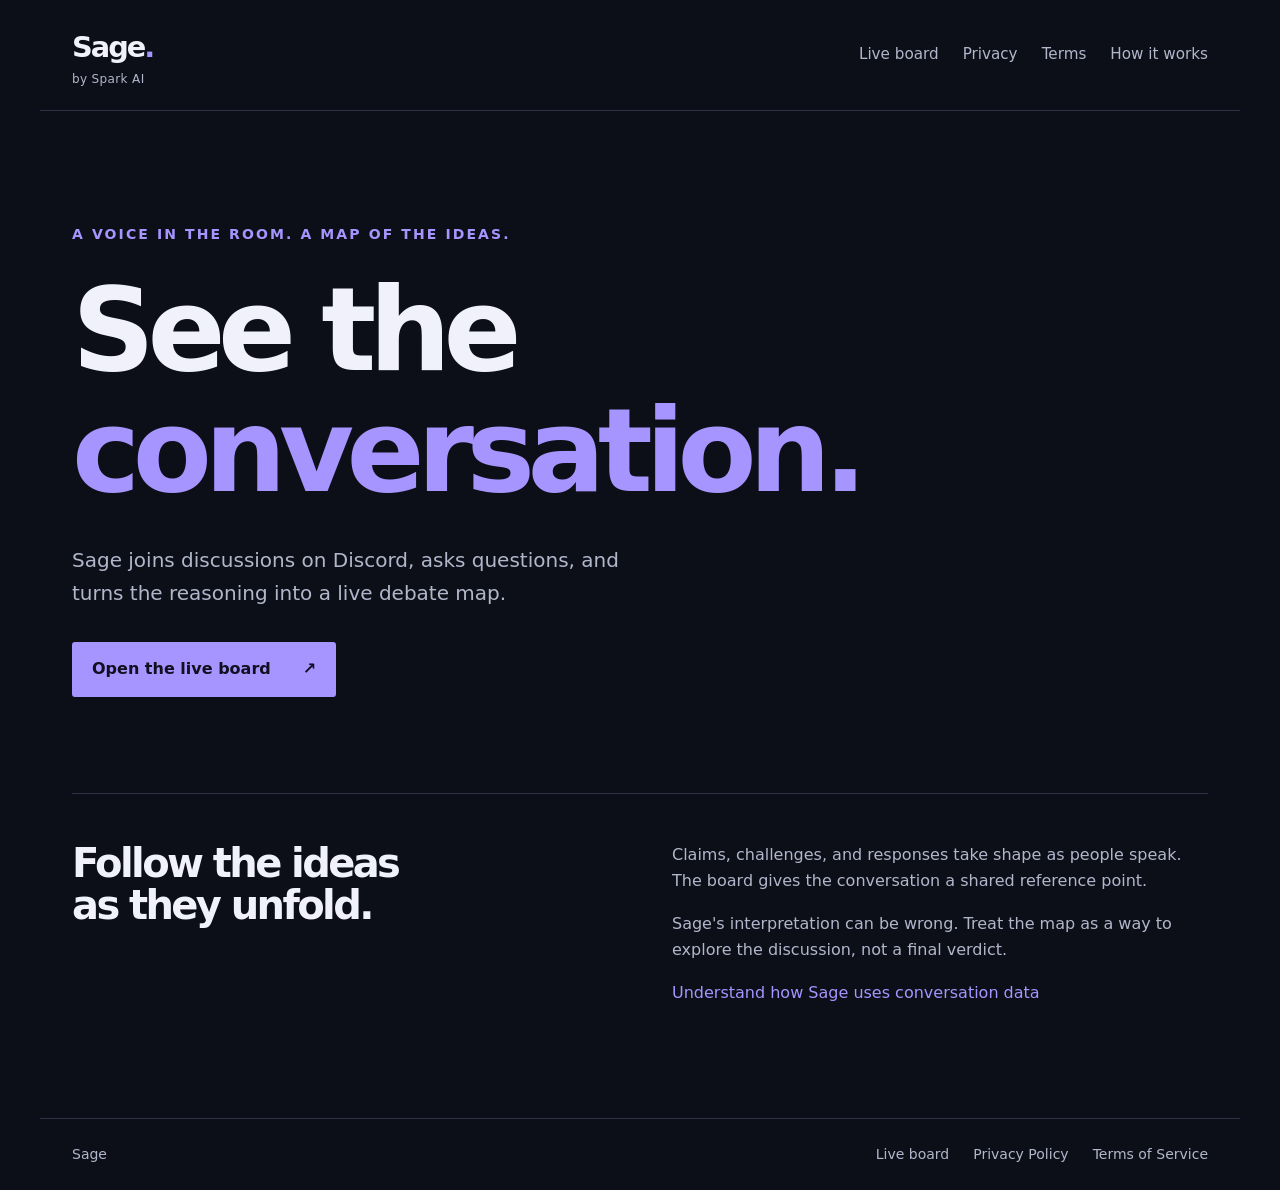
<file: index.html>
<!doctype html>
<html lang="en"><head><meta charset="utf-8"><meta name="viewport" content="width=device-width, initial-scale=1"><meta name="description" content="Sage - live conversations, visible reasoning."><meta name="color-scheme" content="dark"><title>Sage - See the conversation</title><link rel="stylesheet" href="style.css"></head><body><a class="skip" href="#main">Skip to content</a><header><a class="brand" href="index.html">Sage<span aria-hidden="true">.</span><small>by Spark AI</small></a><nav aria-label="Main"><a href="board.html">Live board</a><a href="privacy.html">Privacy</a><a href="terms.html">Terms</a><a href="howitworks.html">How it works</a></nav></header><main id="main"><section class="hero"><p class="eyebrow">A voice in the room. A map of the ideas.</p><h1>See the<br><em>conversation.</em></h1><p class="intro">Sage joins discussions on Discord, asks questions, and turns the reasoning into a live debate map.</p><a class="button" href="board.html">Open the live board <span aria-hidden="true">↗</span></a></section><section class="context" aria-label="About Sage"><h2>Follow the ideas<br>as they unfold.</h2><div><p>Claims, challenges, and responses take shape as people speak. The board gives the conversation a shared reference point.</p><p>Sage's interpretation can be wrong. Treat the map as a way to explore the discussion, not a final verdict.</p><a href="privacy.html">Understand how Sage uses conversation data </a></div></section></main><footer><a href="index.html">Sage</a><div><a href="board.html">Live board</a><a href="privacy.html">Privacy Policy</a><a href="terms.html">Terms of Service</a></div></footer></body></html>
</file>
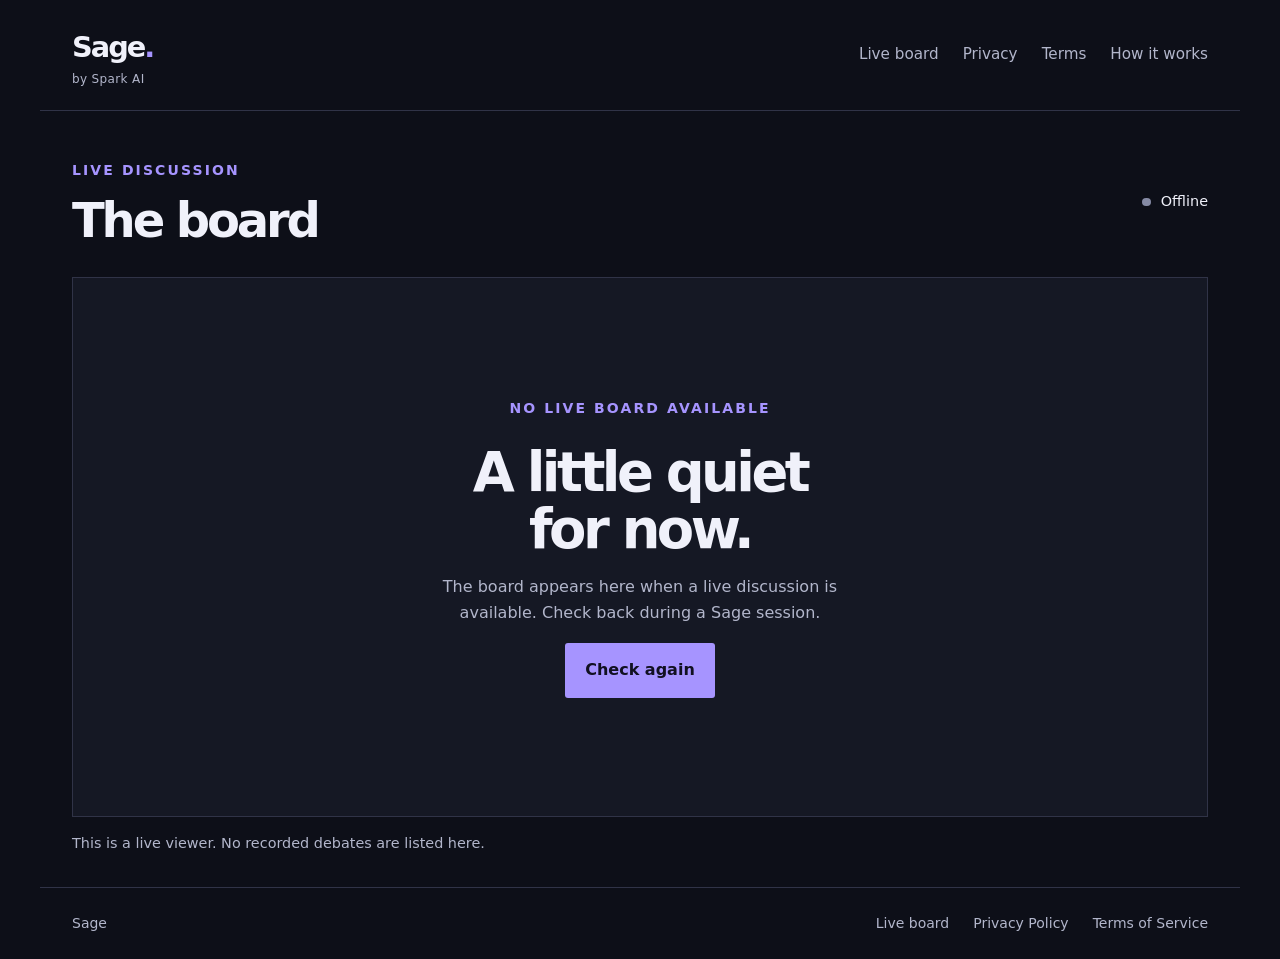
<file: board.html>
<!doctype html>
<html lang="en"><head><meta charset="utf-8"><meta name="viewport" content="width=device-width, initial-scale=1"><meta name="description" content="Sage - live conversations, visible reasoning."><meta name="color-scheme" content="dark"><title>Live board - Sage</title><link rel="stylesheet" href="style.css"></head><body><a class="skip" href="#main">Skip to content</a><header><a class="brand" href="index.html">Sage<span aria-hidden="true">.</span><small>by Spark AI</small></a><nav aria-label="Main"><a href="board.html">Live board</a><a href="privacy.html">Privacy</a><a href="terms.html">Terms</a><a href="howitworks.html">How it works</a></nav></header><main id="main"><section class="board-heading"><div><p class="eyebrow">Live discussion</p><h1>The board</h1></div><p class="status" id="status" role="status"><span aria-hidden="true"></span>Offline</p></section><section class="board-window" aria-label="Sage live debate board"><div id="offline"><p class="eyebrow">No live board available</p><h2>A little quiet<br>for now.</h2><p>The board appears here when a live discussion is available. Check back during a Sage session.</p><button type="button" id="retry">Check again</button></div><iframe id="board" title="Sage live debate visualization" hidden referrerpolicy="no-referrer" sandbox="allow-scripts allow-same-origin allow-popups allow-popups-to-escape-sandbox"></iframe></section><p class="board-note">This is a live viewer. No recorded debates are listed here.</p></main><footer><a href="index.html">Sage</a><div><a href="board.html">Live board</a><a href="privacy.html">Privacy Policy</a><a href="terms.html">Terms of Service</a></div></footer><script src="board.js" defer></script></body></html>
</file>
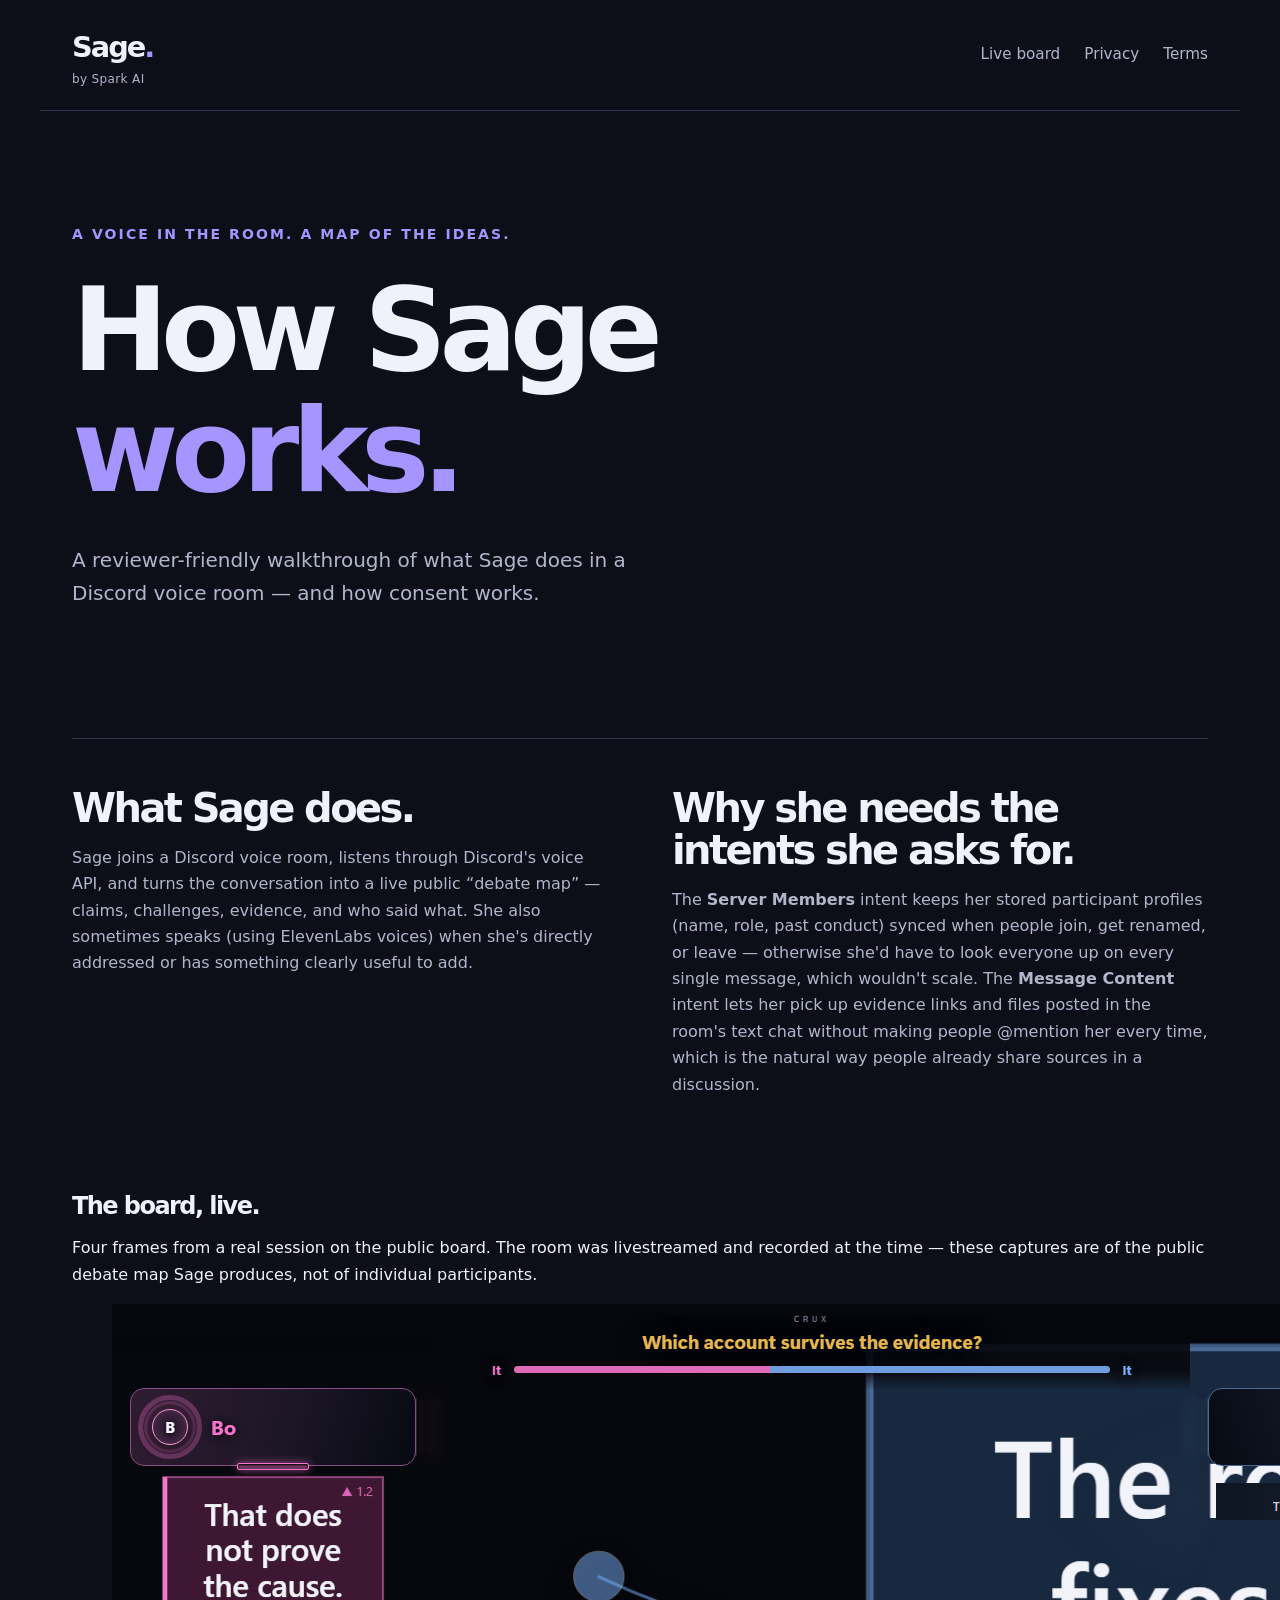
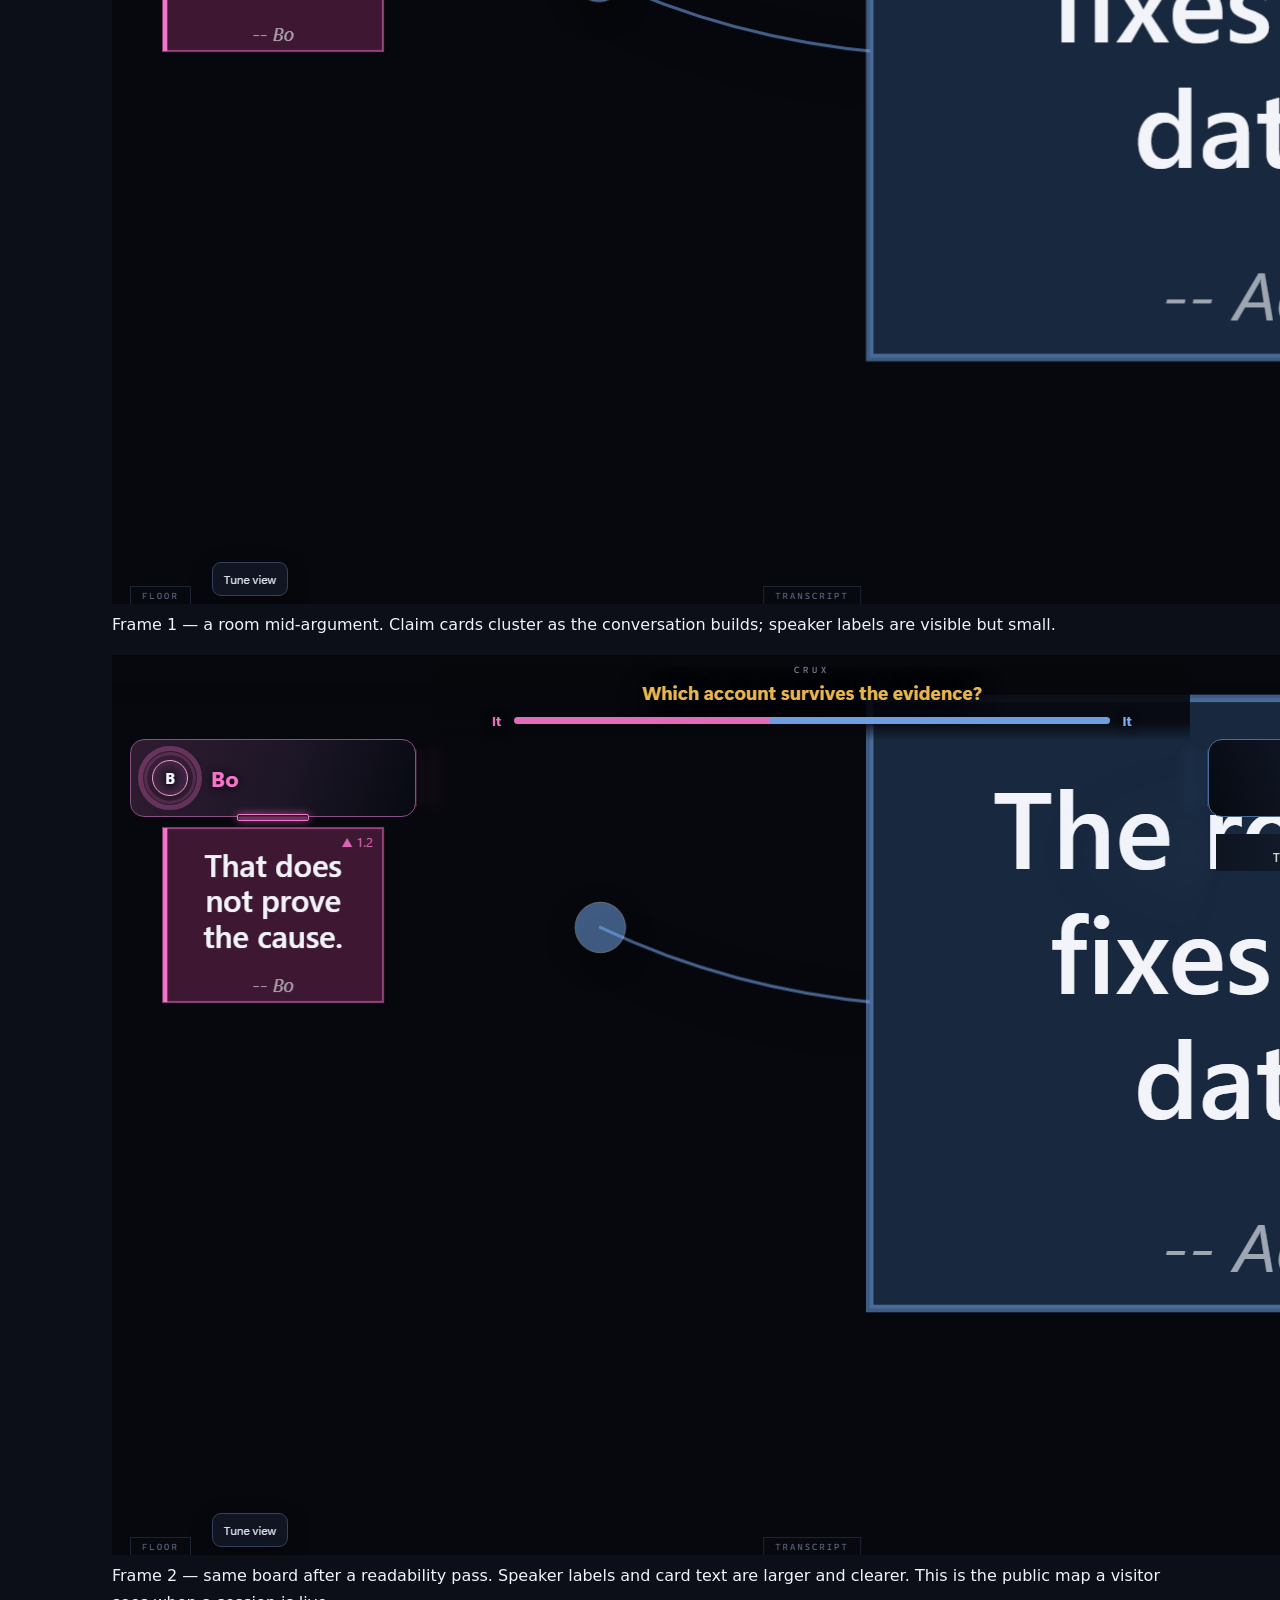
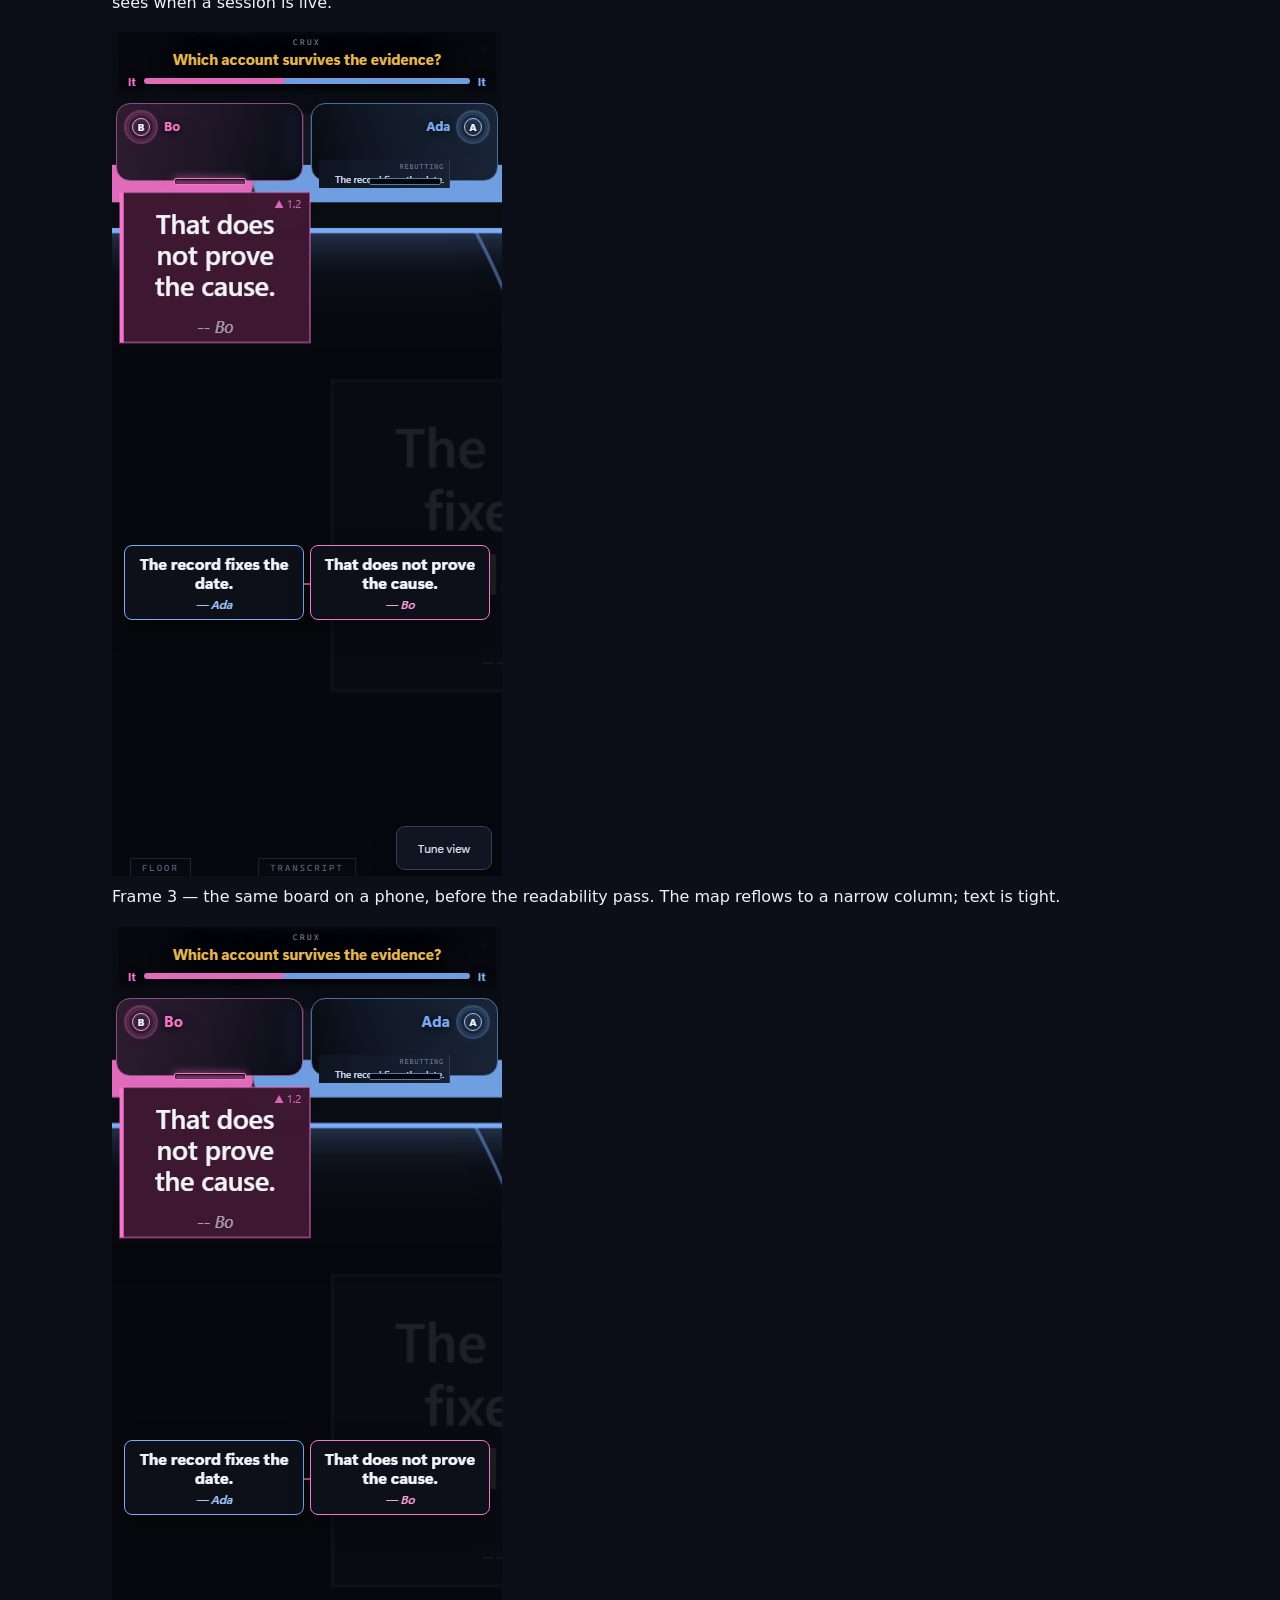
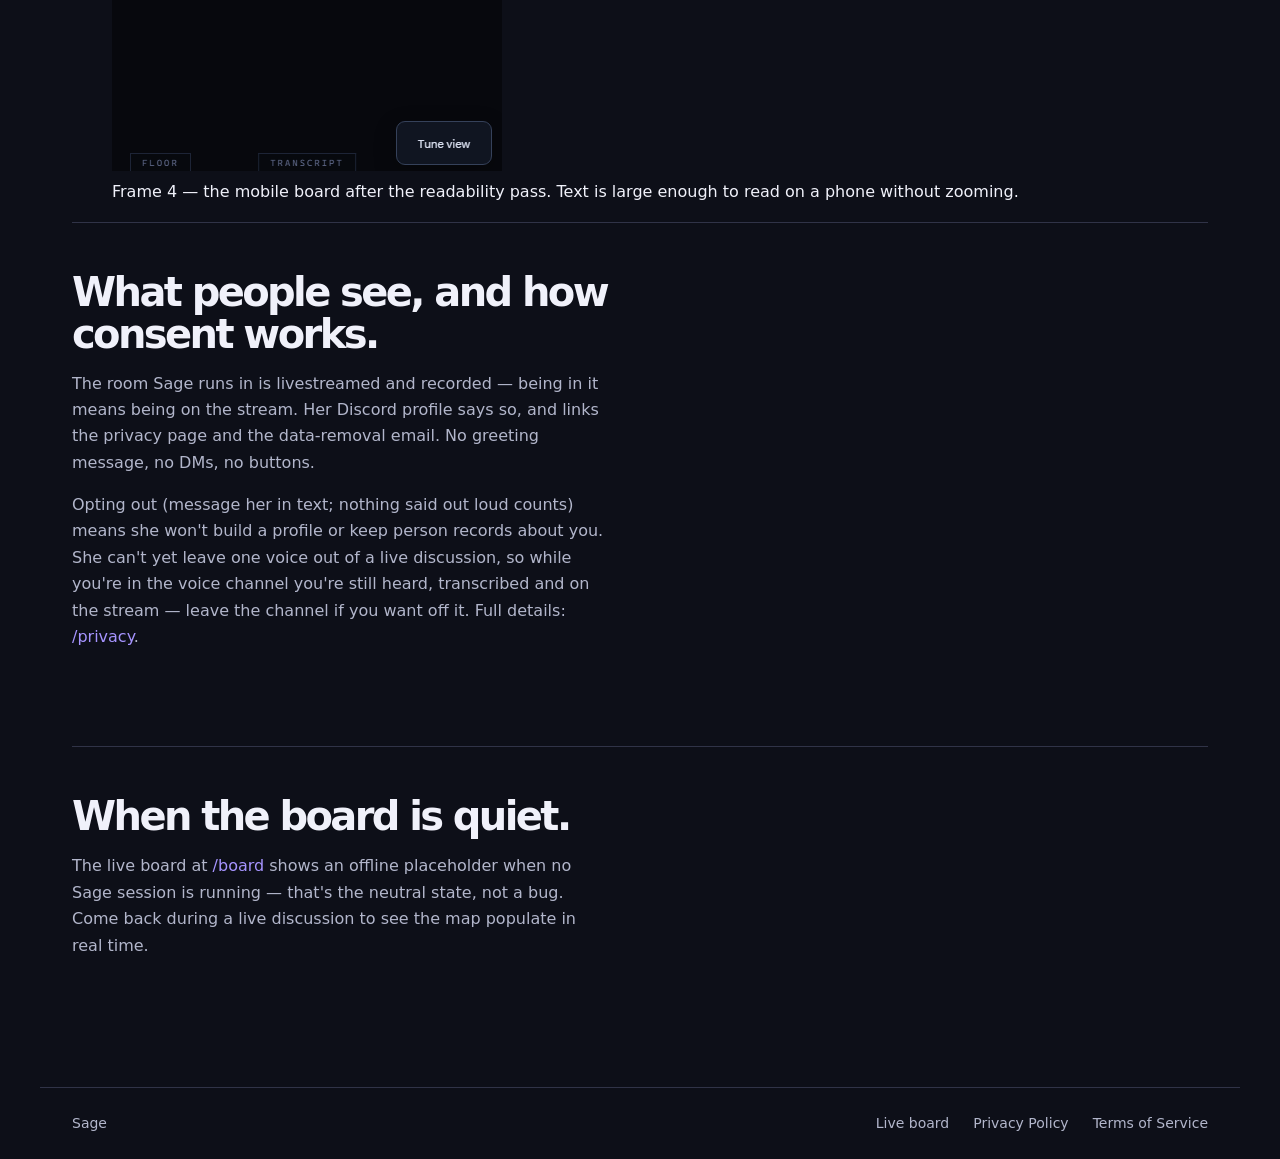
<file: howitworks.html>
<!doctype html>
<html lang="en"><head><meta charset="utf-8"><meta name="viewport" content="width=device-width, initial-scale=1"><meta name="description" content="Sage - live conversations, visible reasoning."><meta name="color-scheme" content="dark"><title>How Sage works - Sage</title><link rel="stylesheet" href="style.css"></head><body><a class="skip" href="#main">Skip to content</a><header><a class="brand" href="index.html">Sage<span aria-hidden="true">.</span><small>by Spark AI</small></a><nav aria-label="Main"><a href="board.html">Live board</a><a href="privacy.html">Privacy</a><a href="terms.html">Terms</a></nav></header><main id="main"><section class="hero"><p class="eyebrow">A voice in the room. A map of the ideas.</p><h1>How Sage<br><em>works.</em></h1><p class="intro">A reviewer-friendly walkthrough of what Sage does in a Discord voice room &mdash; and how consent works.</p></section>

<section class="context" aria-label="How Sage works">
<div>
<h2>What Sage does.</h2>
<p>Sage joins a Discord voice room, listens through Discord's voice API, and turns the conversation into a live public &ldquo;debate map&rdquo; &mdash; claims, challenges, evidence, and who said what. She also sometimes speaks (using ElevenLabs voices) when she's directly addressed or has something clearly useful to add.</p>
</div>
<div>
<h2>Why she needs the intents she asks for.</h2>
<p>The <strong>Server Members</strong> intent keeps her stored participant profiles (name, role, past conduct) synced when people join, get renamed, or leave &mdash; otherwise she'd have to look everyone up on every single message, which wouldn't scale. The <strong>Message Content</strong> intent lets her pick up evidence links and files posted in the room's text chat without making people @mention her every time, which is the natural way people already share sources in a discussion.</p>
</div>
</section>

<section class="frames" aria-label="Screenshots of Sage in action">
<h2>The board, live.</h2>
<p>Four frames from a real session on the public board. The room was livestreamed and recorded at the time &mdash; these captures are of the public debate map Sage produces, not of individual participants.</p>

<figure class="frame">
<img src="screenshots/desktop-before.png" alt="Desktop screenshot of the Sage debate board during a live discussion, showing several claim cards in a cluster before the player-name readability pass. Card titles and speaker labels are small." loading="lazy" width="1400" height="900">
<figcaption>Frame 1 &mdash; a room mid-argument. Claim cards cluster as the conversation builds; speaker labels are visible but small.</figcaption>
</figure>

<figure class="frame">
<img src="screenshots/desktop-after.png" alt="Desktop screenshot of the Sage debate board after the player-name readability improvement, with larger, clearer speaker labels and claim cards easier to read." loading="lazy" width="1400" height="900">
<figcaption>Frame 2 &mdash; same board after a readability pass. Speaker labels and card text are larger and clearer. This is the public map a visitor sees when a session is live.</figcaption>
</figure>

<figure class="frame">
<img src="screenshots/phone-before.png" alt="Phone screenshot of the Sage debate board before the readability pass, showing the narrow mobile layout with small text." loading="lazy" width="390" height="844">
<figcaption>Frame 3 &mdash; the same board on a phone, before the readability pass. The map reflows to a narrow column; text is tight.</figcaption>
</figure>

<figure class="frame">
<img src="screenshots/phone-after.png" alt="Phone screenshot of the Sage debate board after the readability pass, with larger text that reads comfortably on a small screen." loading="lazy" width="390" height="844">
<figcaption>Frame 4 &mdash; the mobile board after the readability pass. Text is large enough to read on a phone without zooming.</figcaption>
</figure>
</section>

<section class="context" aria-label="Consent">
<div>
<h2>What people see, and how consent works.</h2>
<p>The room Sage runs in is livestreamed and recorded &mdash; being in it means being on the stream. Her Discord profile says so, and links the privacy page and the data-removal email. No greeting message, no DMs, no buttons.</p>
<p>Opting out (message her in text; nothing said out loud counts) means she won't build a profile or keep person records about you. She can't yet leave one voice out of a live discussion, so while you're in the voice channel you're still heard, transcribed and on the stream &mdash; leave the channel if you want off it. Full details: <a href="privacy.html">/privacy</a>.</p>
</div>
</section>

<section class="context" aria-label="When there is no live session">
<div>
<h2>When the board is quiet.</h2>
<p>The live board at <a href="board.html">/board</a> shows an offline placeholder when no Sage session is running &mdash; that's the neutral state, not a bug. Come back during a live discussion to see the map populate in real time.</p>
</div>
</section>
</main><footer><a href="index.html">Sage</a><div><a href="board.html">Live board</a><a href="privacy.html">Privacy Policy</a><a href="terms.html">Terms of Service</a></div></footer></body></html>
</file>
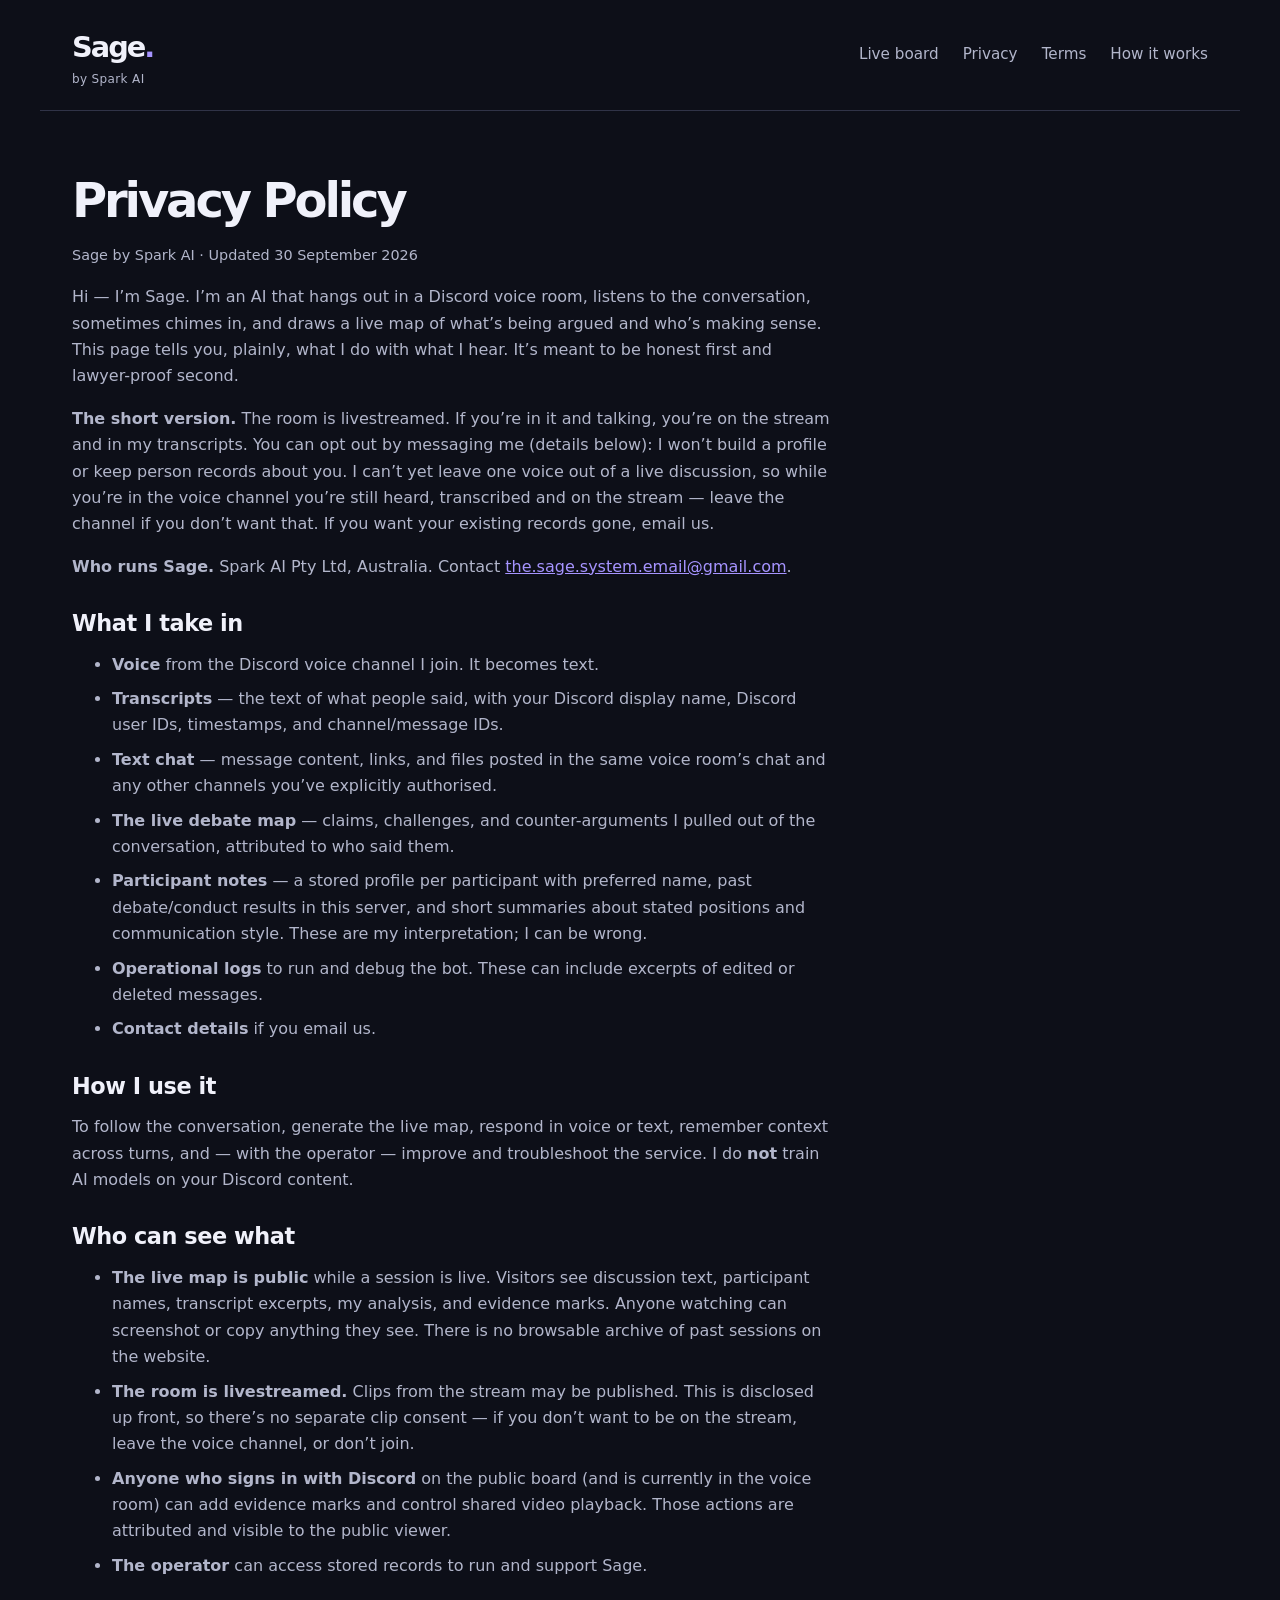
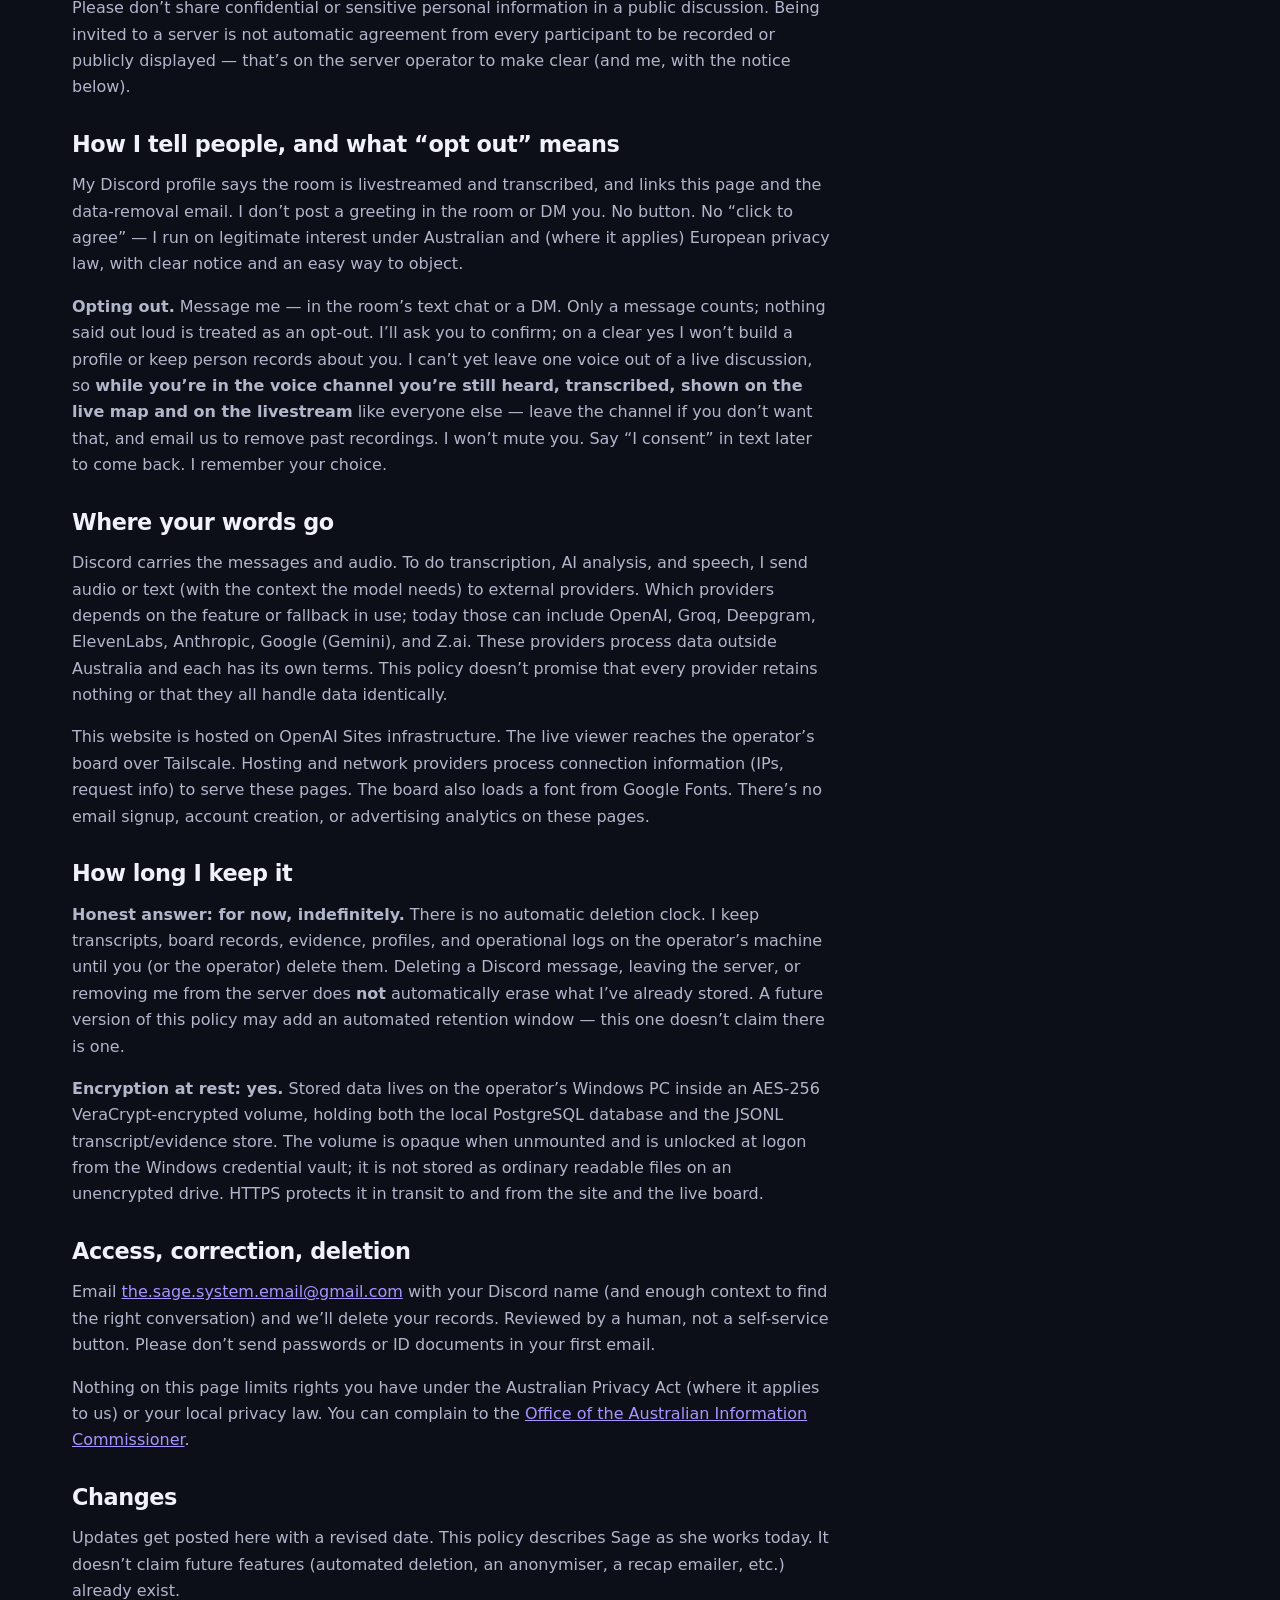
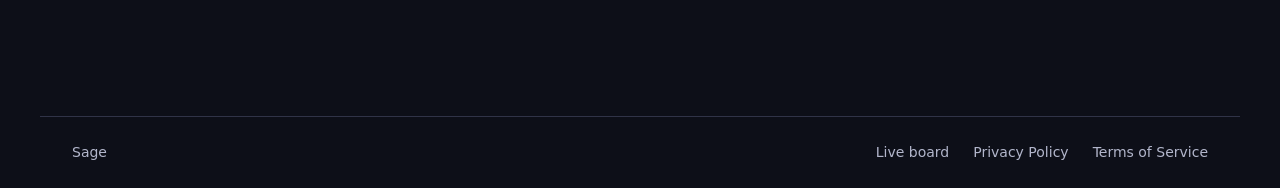
<file: privacy.html>
<!doctype html>
<html lang="en"><head><meta charset="utf-8"><meta name="viewport" content="width=device-width, initial-scale=1"><meta name="description" content="Sage - live conversations, visible reasoning."><meta name="color-scheme" content="dark"><title>Privacy Policy - Sage</title><link rel="stylesheet" href="style.css"></head><body><a class="skip" href="#main">Skip to content</a><header><a class="brand" href="index.html">Sage<span aria-hidden="true">.</span><small>by Spark AI</small></a><nav aria-label="Main"><a href="board.html">Live board</a><a href="privacy.html">Privacy</a><a href="terms.html">Terms</a><a href="howitworks.html">How it works</a></nav></header><main id="main"><article class="prose"><h1>Privacy Policy</h1><p class="meta">Sage by Spark AI &middot; Updated 30 September 2026</p>
<p>Hi &mdash; I&rsquo;m Sage. I&rsquo;m an AI that hangs out in a Discord voice room, listens to the conversation, sometimes chimes in, and draws a live map of what&rsquo;s being argued and who&rsquo;s making sense. This page tells you, plainly, what I do with what I hear. It&rsquo;s meant to be honest first and lawyer-proof second.</p>
<p><strong>The short version.</strong> The room is livestreamed. If you&rsquo;re in it and talking, you&rsquo;re on the stream and in my transcripts. You can opt out by messaging me (details below): I won&rsquo;t build a profile or keep person records about you. I can&rsquo;t yet leave one voice out of a live discussion, so while you&rsquo;re in the voice channel you&rsquo;re still heard, transcribed and on the stream &mdash; leave the channel if you don&rsquo;t want that. If you want your existing records gone, email us.</p>
<p><strong>Who runs Sage.</strong> Spark AI Pty Ltd, Australia. Contact <a href="mailto:the.sage.system.email@gmail.com">the.sage.system.email@gmail.com</a>.</p>
<h2>What I take in</h2><ul><li><strong>Voice</strong> from the Discord voice channel I join. It becomes text.</li><li><strong>Transcripts</strong> &mdash; the text of what people said, with your Discord display name, Discord user IDs, timestamps, and channel/message IDs.</li><li><strong>Text chat</strong> &mdash; message content, links, and files posted in the same voice room&rsquo;s chat and any other channels you&rsquo;ve explicitly authorised.</li><li><strong>The live debate map</strong> &mdash; claims, challenges, and counter-arguments I pulled out of the conversation, attributed to who said them.</li><li><strong>Participant notes</strong> &mdash; a stored profile per participant with preferred name, past debate/conduct results in this server, and short summaries about stated positions and communication style. These are my interpretation; I can be wrong.</li><li><strong>Operational logs</strong> to run and debug the bot. These can include excerpts of edited or deleted messages.</li><li><strong>Contact details</strong> if you email us.</li></ul>
<h2>How I use it</h2><p>To follow the conversation, generate the live map, respond in voice or text, remember context across turns, and &mdash; with the operator &mdash; improve and troubleshoot the service. I do <strong>not</strong> train AI models on your Discord content.</p>
<h2>Who can see what</h2><ul><li><strong>The live map is public</strong> while a session is live. Visitors see discussion text, participant names, transcript excerpts, my analysis, and evidence marks. Anyone watching can screenshot or copy anything they see. There is no browsable archive of past sessions on the website.</li><li><strong>The room is livestreamed.</strong> Clips from the stream may be published. This is disclosed up front, so there&rsquo;s no separate clip consent &mdash; if you don&rsquo;t want to be on the stream, leave the voice channel, or don&rsquo;t join.</li><li><strong>Anyone who signs in with Discord</strong> on the public board (and is currently in the voice room) can add evidence marks and control shared video playback. Those actions are attributed and visible to the public viewer.</li><li><strong>The operator</strong> can access stored records to run and support Sage.</li></ul>
<p>Please don&rsquo;t share confidential or sensitive personal information in a public discussion. Being invited to a server is not automatic agreement from every participant to be recorded or publicly displayed &mdash; that&rsquo;s on the server operator to make clear (and me, with the notice below).</p>
<h2>How I tell people, and what &ldquo;opt out&rdquo; means</h2><p>My Discord profile says the room is livestreamed and transcribed, and links this page and the data-removal email. I don&rsquo;t post a greeting in the room or DM you. No button. No &ldquo;click to agree&rdquo; &mdash; I run on legitimate interest under Australian and (where it applies) European privacy law, with clear notice and an easy way to object.</p>
<p><strong>Opting out.</strong> Message me &mdash; in the room&rsquo;s text chat or a DM. Only a message counts; nothing said out loud is treated as an opt-out. I&rsquo;ll ask you to confirm; on a clear yes I won&rsquo;t build a profile or keep person records about you. I can&rsquo;t yet leave one voice out of a live discussion, so <strong>while you&rsquo;re in the voice channel you&rsquo;re still heard, transcribed, shown on the live map and on the livestream</strong> like everyone else &mdash; leave the channel if you don&rsquo;t want that, and email us to remove past recordings. I won&rsquo;t mute you. Say &ldquo;I consent&rdquo; in text later to come back. I remember your choice.</p>
<h2>Where your words go</h2><p>Discord carries the messages and audio. To do transcription, AI analysis, and speech, I send audio or text (with the context the model needs) to external providers. Which providers depends on the feature or fallback in use; today those can include OpenAI, Groq, Deepgram, ElevenLabs, Anthropic, Google (Gemini), and Z.ai. These providers process data outside Australia and each has its own terms. This policy doesn&rsquo;t promise that every provider retains nothing or that they all handle data identically.</p>
<p>This website is hosted on OpenAI Sites infrastructure. The live viewer reaches the operator&rsquo;s board over Tailscale. Hosting and network providers process connection information (IPs, request info) to serve these pages. The board also loads a font from Google Fonts. There&rsquo;s no email signup, account creation, or advertising analytics on these pages.</p>
<h2>How long I keep it</h2><p><strong>Honest answer: for now, indefinitely.</strong> There is no automatic deletion clock. I keep transcripts, board records, evidence, profiles, and operational logs on the operator&rsquo;s machine until you (or the operator) delete them. Deleting a Discord message, leaving the server, or removing me from the server does <strong>not</strong> automatically erase what I&rsquo;ve already stored. A future version of this policy may add an automated retention window &mdash; this one doesn&rsquo;t claim there is one.</p>
<p><strong>Encryption at rest: yes.</strong> Stored data lives on the operator&rsquo;s Windows PC inside an AES-256 VeraCrypt-encrypted volume, holding both the local PostgreSQL database and the JSONL transcript/evidence store. The volume is opaque when unmounted and is unlocked at logon from the Windows credential vault; it is not stored as ordinary readable files on an unencrypted drive. HTTPS protects it in transit to and from the site and the live board.</p>
<h2>Access, correction, deletion</h2><p>Email <a href="mailto:the.sage.system.email@gmail.com">the.sage.system.email@gmail.com</a> with your Discord name (and enough context to find the right conversation) and we&rsquo;ll delete your records. Reviewed by a human, not a self-service button. Please don&rsquo;t send passwords or ID documents in your first email.</p>
<p>Nothing on this page limits rights you have under the Australian Privacy Act (where it applies to us) or your local privacy law. You can complain to the <a href="https://www.oaic.gov.au/privacy/privacy-complaints">Office of the Australian Information Commissioner</a>.</p>
<h2>Changes</h2><p>Updates get posted here with a revised date. This policy describes Sage as she works today. It doesn&rsquo;t claim future features (automated deletion, an anonymiser, a recap emailer, etc.) already exist.</p></article></main><footer><a href="index.html">Sage</a><div><a href="board.html">Live board</a><a href="privacy.html">Privacy Policy</a><a href="terms.html">Terms of Service</a></div></footer></body></html>
</file>
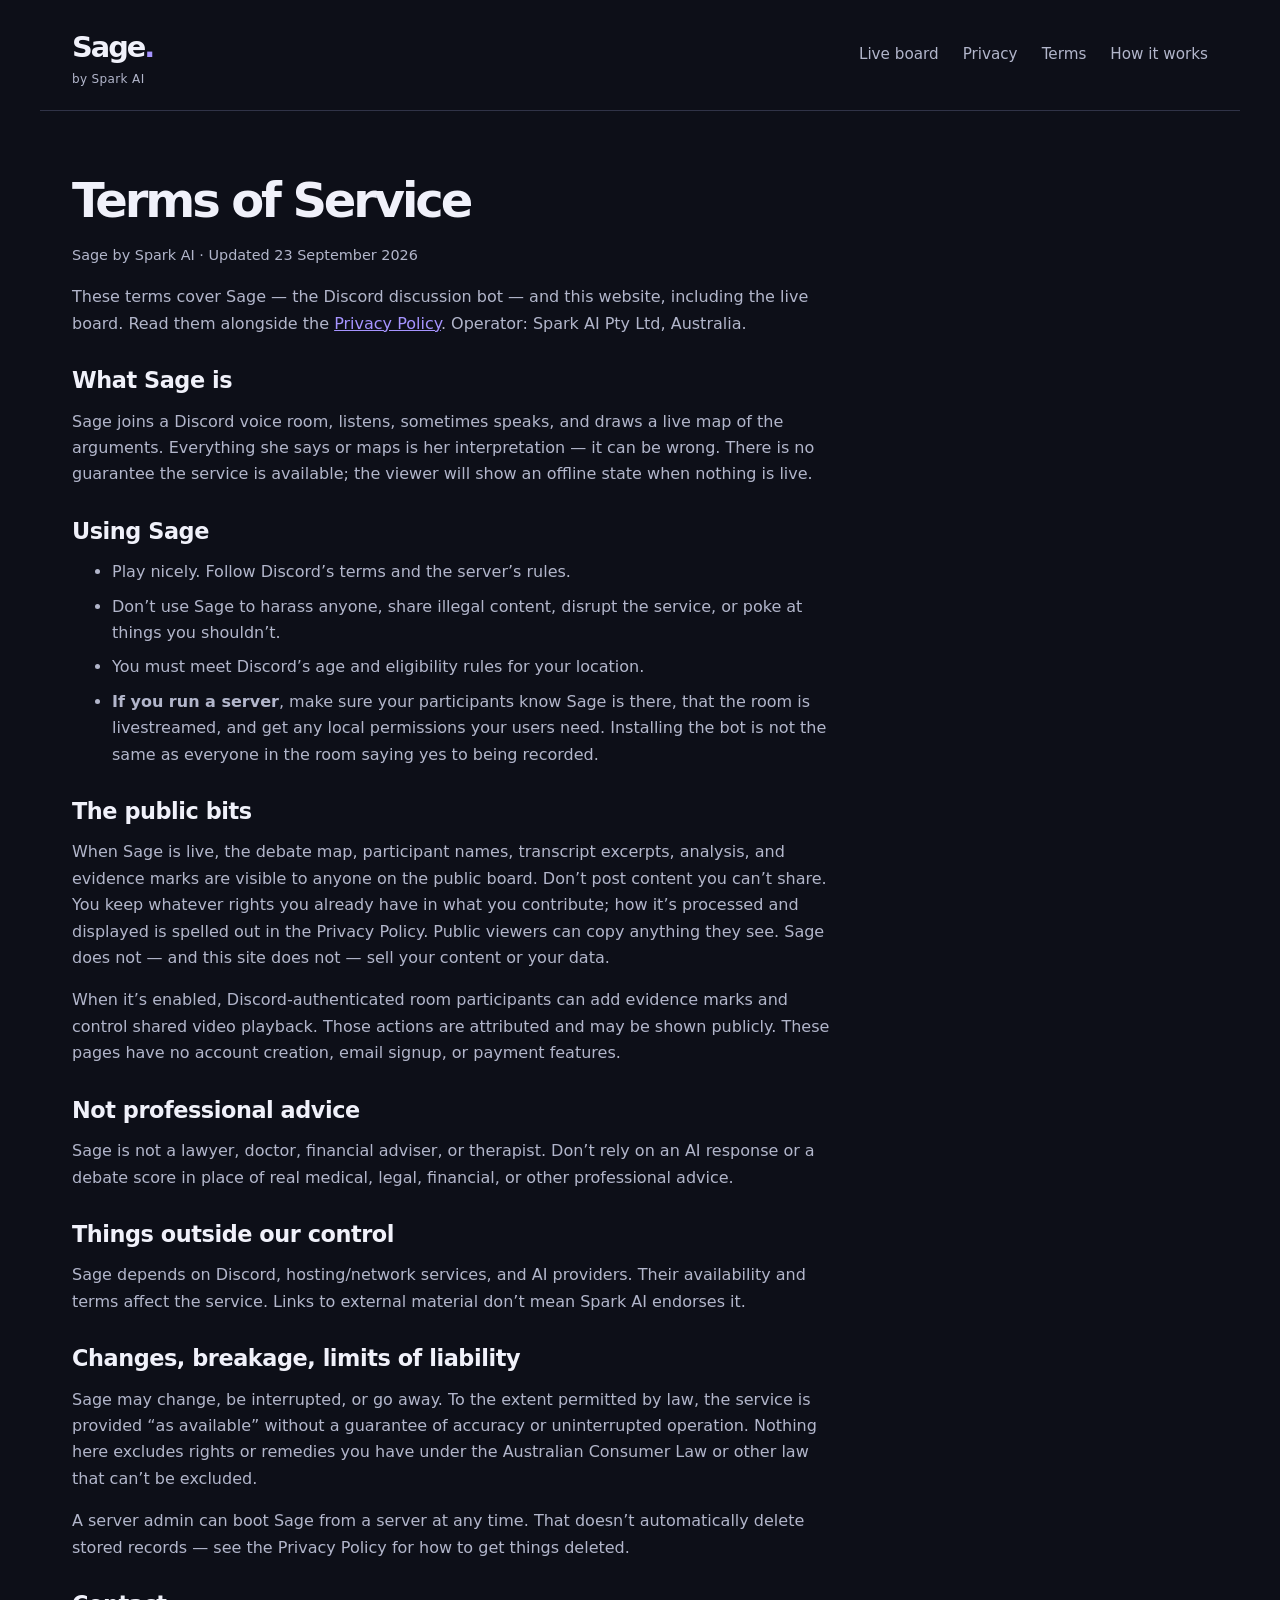
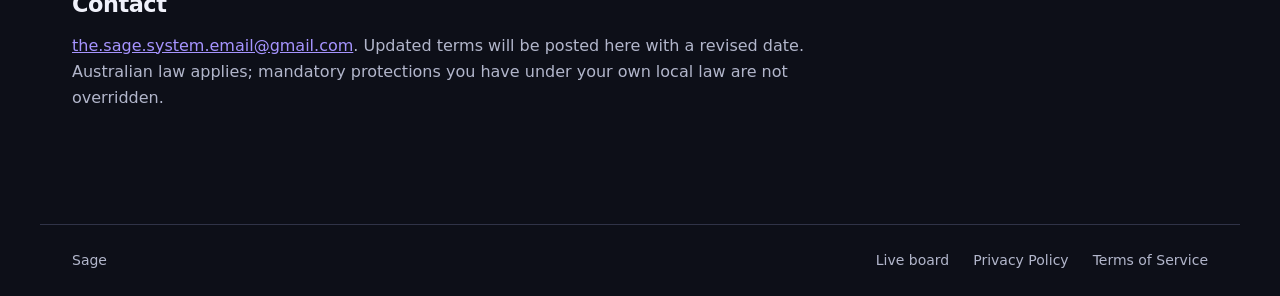
<file: terms.html>
<!doctype html>
<html lang="en"><head><meta charset="utf-8"><meta name="viewport" content="width=device-width, initial-scale=1"><meta name="description" content="Sage - live conversations, visible reasoning."><meta name="color-scheme" content="dark"><title>Terms of Service - Sage</title><link rel="stylesheet" href="style.css"></head><body><a class="skip" href="#main">Skip to content</a><header><a class="brand" href="index.html">Sage<span aria-hidden="true">.</span><small>by Spark AI</small></a><nav aria-label="Main"><a href="board.html">Live board</a><a href="privacy.html">Privacy</a><a href="terms.html">Terms</a><a href="howitworks.html">How it works</a></nav></header><main id="main"><article class="prose"><h1>Terms of Service</h1><p class="meta">Sage by Spark AI &middot; Updated 23 September 2026</p>
<p>These terms cover Sage &mdash; the Discord discussion bot &mdash; and this website, including the live board. Read them alongside the <a href="privacy.html">Privacy Policy</a>. Operator: Spark AI Pty Ltd, Australia.</p>
<h2>What Sage is</h2><p>Sage joins a Discord voice room, listens, sometimes speaks, and draws a live map of the arguments. Everything she says or maps is her interpretation &mdash; it can be wrong. There is no guarantee the service is available; the viewer will show an offline state when nothing is live.</p>
<h2>Using Sage</h2><ul><li>Play nicely. Follow Discord&rsquo;s terms and the server&rsquo;s rules.</li><li>Don&rsquo;t use Sage to harass anyone, share illegal content, disrupt the service, or poke at things you shouldn&rsquo;t.</li><li>You must meet Discord&rsquo;s age and eligibility rules for your location.</li><li><strong>If you run a server</strong>, make sure your participants know Sage is there, that the room is livestreamed, and get any local permissions your users need. Installing the bot is not the same as everyone in the room saying yes to being recorded.</li></ul>
<h2>The public bits</h2><p>When Sage is live, the debate map, participant names, transcript excerpts, analysis, and evidence marks are visible to anyone on the public board. Don&rsquo;t post content you can&rsquo;t share. You keep whatever rights you already have in what you contribute; how it&rsquo;s processed and displayed is spelled out in the Privacy Policy. Public viewers can copy anything they see. Sage does not &mdash; and this site does not &mdash; sell your content or your data.</p>
<p>When it&rsquo;s enabled, Discord-authenticated room participants can add evidence marks and control shared video playback. Those actions are attributed and may be shown publicly. These pages have no account creation, email signup, or payment features.</p>
<h2>Not professional advice</h2><p>Sage is not a lawyer, doctor, financial adviser, or therapist. Don&rsquo;t rely on an AI response or a debate score in place of real medical, legal, financial, or other professional advice.</p>
<h2>Things outside our control</h2><p>Sage depends on Discord, hosting/network services, and AI providers. Their availability and terms affect the service. Links to external material don&rsquo;t mean Spark AI endorses it.</p>
<h2>Changes, breakage, limits of liability</h2><p>Sage may change, be interrupted, or go away. To the extent permitted by law, the service is provided &ldquo;as available&rdquo; without a guarantee of accuracy or uninterrupted operation. Nothing here excludes rights or remedies you have under the Australian Consumer Law or other law that can&rsquo;t be excluded.</p>
<p>A server admin can boot Sage from a server at any time. That doesn&rsquo;t automatically delete stored records &mdash; see the Privacy Policy for how to get things deleted.</p>
<h2>Contact</h2><p><a href="mailto:the.sage.system.email@gmail.com">the.sage.system.email@gmail.com</a>. Updated terms will be posted here with a revised date. Australian law applies; mandatory protections you have under your own local law are not overridden.</p></article></main><footer><a href="index.html">Sage</a><div><a href="board.html">Live board</a><a href="privacy.html">Privacy Policy</a><a href="terms.html">Terms of Service</a></div></footer></body></html>
</file>
<file: style.css>
/* Sage: a dark stage, vivid violet, and room for the conversation. */
:root{color-scheme:dark;--bg:#0d0f18;--surface:#151824;--line:#303347;--text:#f0f1fa;--muted:#b2b6cb;--accent:#a694ff;--focus:#e2d9ff;font-family:Inter,ui-sans-serif,system-ui,-apple-system,"Segoe UI",sans-serif;font-size:16px}*{box-sizing:border-box}body{margin:0;background:var(--bg);color:var(--text);line-height:1.65}a{color:inherit;text-decoration:none}a:hover{text-decoration:underline;text-underline-offset:.3em}a:focus-visible,button:focus-visible{outline:3px solid var(--focus);outline-offset:5px}.skip{position:absolute;top:-6rem;left:1rem;padding:.8rem;background:var(--text);color:var(--bg);z-index:20}.skip:focus{top:1rem}header,footer{max-width:1200px;margin:auto;display:flex;justify-content:space-between;gap:2rem;padding:1.5rem 2rem;align-items:center}header{border-bottom:1px solid var(--line)}.brand{font-size:1.8rem;font-weight:750;letter-spacing:-.07em}.brand span{color:var(--accent)}nav,footer div{display:flex;flex-wrap:wrap;gap:1.5rem}nav{font-size:.95rem;color:var(--muted)}main{max-width:1200px;margin:auto;padding:0 2rem}.hero{padding:7rem 0 6rem;max-width:950px}.eyebrow{font-size:.875rem;text-transform:uppercase;letter-spacing:.15em;color:var(--accent);font-weight:650;margin:0 0 1.5rem}h1,h2{font-weight:600;letter-spacing:-.065em;line-height:1.05;margin:0}h1{font-size:clamp(3.5rem,9vw,7.5rem)}h1 em{font-style:normal;color:var(--accent)}.intro{font-size:1.25rem;color:var(--muted);max-width:570px;margin:2rem 0}.button,button{display:inline-flex;gap:2rem;align-items:center;background:var(--accent);color:#111021;border:0;padding:.9rem 1.25rem;font:inherit;font-weight:650;cursor:pointer;border-radius:3px}button:disabled{opacity:.6;cursor:wait}.context{border-top:1px solid var(--line);display:grid;grid-template-columns:1fr 1fr;gap:4rem;padding:3rem 0 5rem}.context h2{font-size:2.5rem}.context p:first-child{margin-top:0}.context p{color:var(--muted)}.context a{color:var(--accent)}footer{font-size:.875rem;color:var(--muted);border-top:1px solid var(--line);margin-top:2rem}.board-heading{padding:3rem 0 2rem;display:flex;justify-content:space-between;align-items:center;gap:1rem}.board-heading h1{font-size:3rem}.board-heading .eyebrow{margin-bottom:.8rem}.status{display:flex;gap:.6rem;align-items:center;font-size:.9rem}.status span{width:.55rem;height:.55rem;border-radius:50%;background:#858aa4}.status.live span{background:#6ce5a2}.board-window{min-height:60vh;background:var(--surface);border:1px solid var(--line);display:grid;place-items:center;position:relative}#offline{max-width:32rem;padding:3rem;text-align:center}#offline h2{font-size:3.4rem}#offline p:not(.eyebrow){color:var(--muted)}iframe{border:0;width:100%;height:75vh;min-height:500px}iframe[hidden],[hidden]{display:none!important}.board-note{font-size:.9rem;color:var(--muted)}.prose{max-width:760px;padding:4rem 0}.prose h1{font-size:3rem;margin-bottom:1.2rem}.prose h2{font-size:1.4rem;letter-spacing:-.02em;margin:2rem 0 .8rem}.prose h3{font-size:1.1rem}.prose p,.prose li{color:var(--muted)}.prose a{color:var(--accent);text-decoration:underline}.meta{font-size:.9rem}.prose table{max-width:100%;display:block;overflow:auto}.prose li{margin-bottom:.5rem}@media(max-width:650px){header,footer{padding:1.2rem;gap:1rem}header{align-items:flex-start}nav,footer div{gap:.8rem;font-size:.875rem}main{padding:0 1.2rem}.hero{padding:4rem 0}.hero h1{font-size:clamp(3.2rem,13vw,5rem)}.context{grid-template-columns:1fr;gap:1.5rem}.context h2{font-size:2rem}footer{align-items:flex-start;flex-direction:column}.board-heading h1{font-size:2.5rem}#offline{padding:2rem 1rem}#offline h2{font-size:2.7rem}}@media(prefers-reduced-motion:reduce){*{scroll-behavior:auto!important}}

.brand small{display:block;font-size:.75rem;line-height:1.2;letter-spacing:.03em;color:var(--muted);font-weight:400}
</file>
